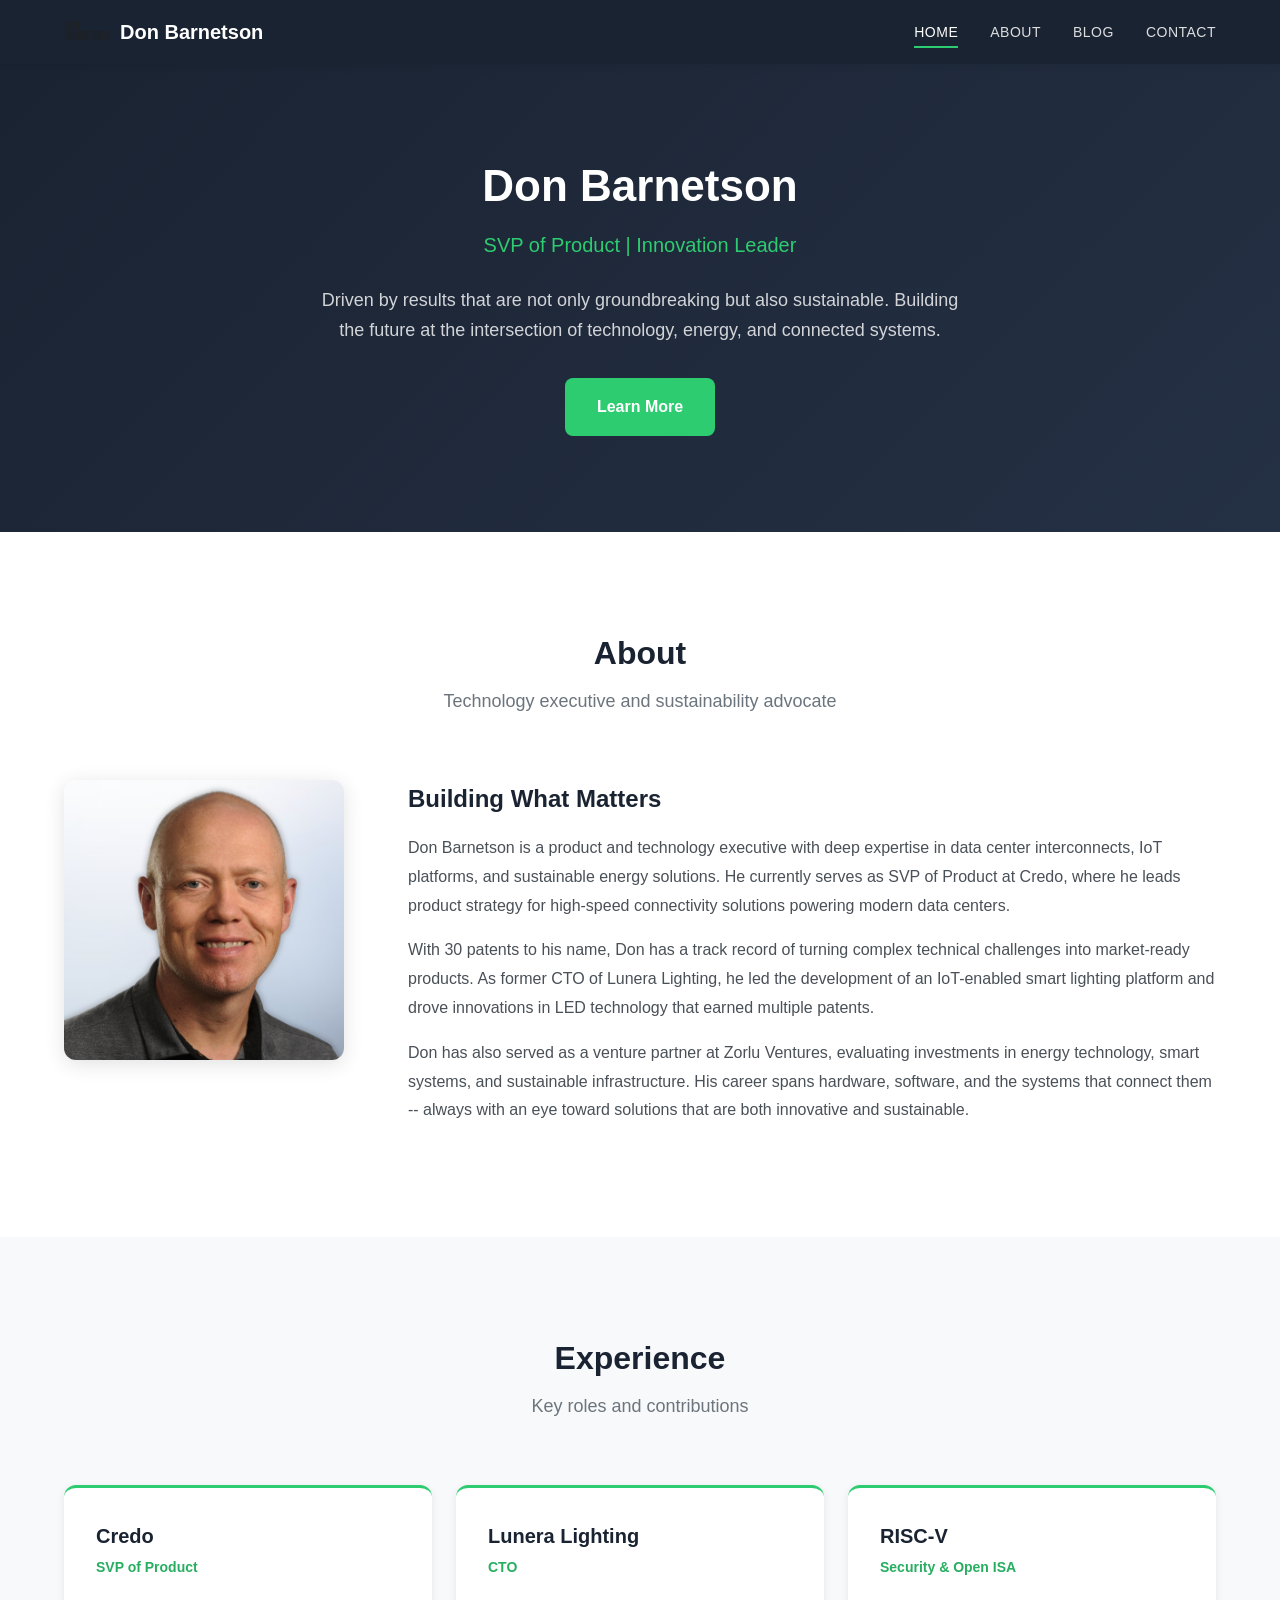
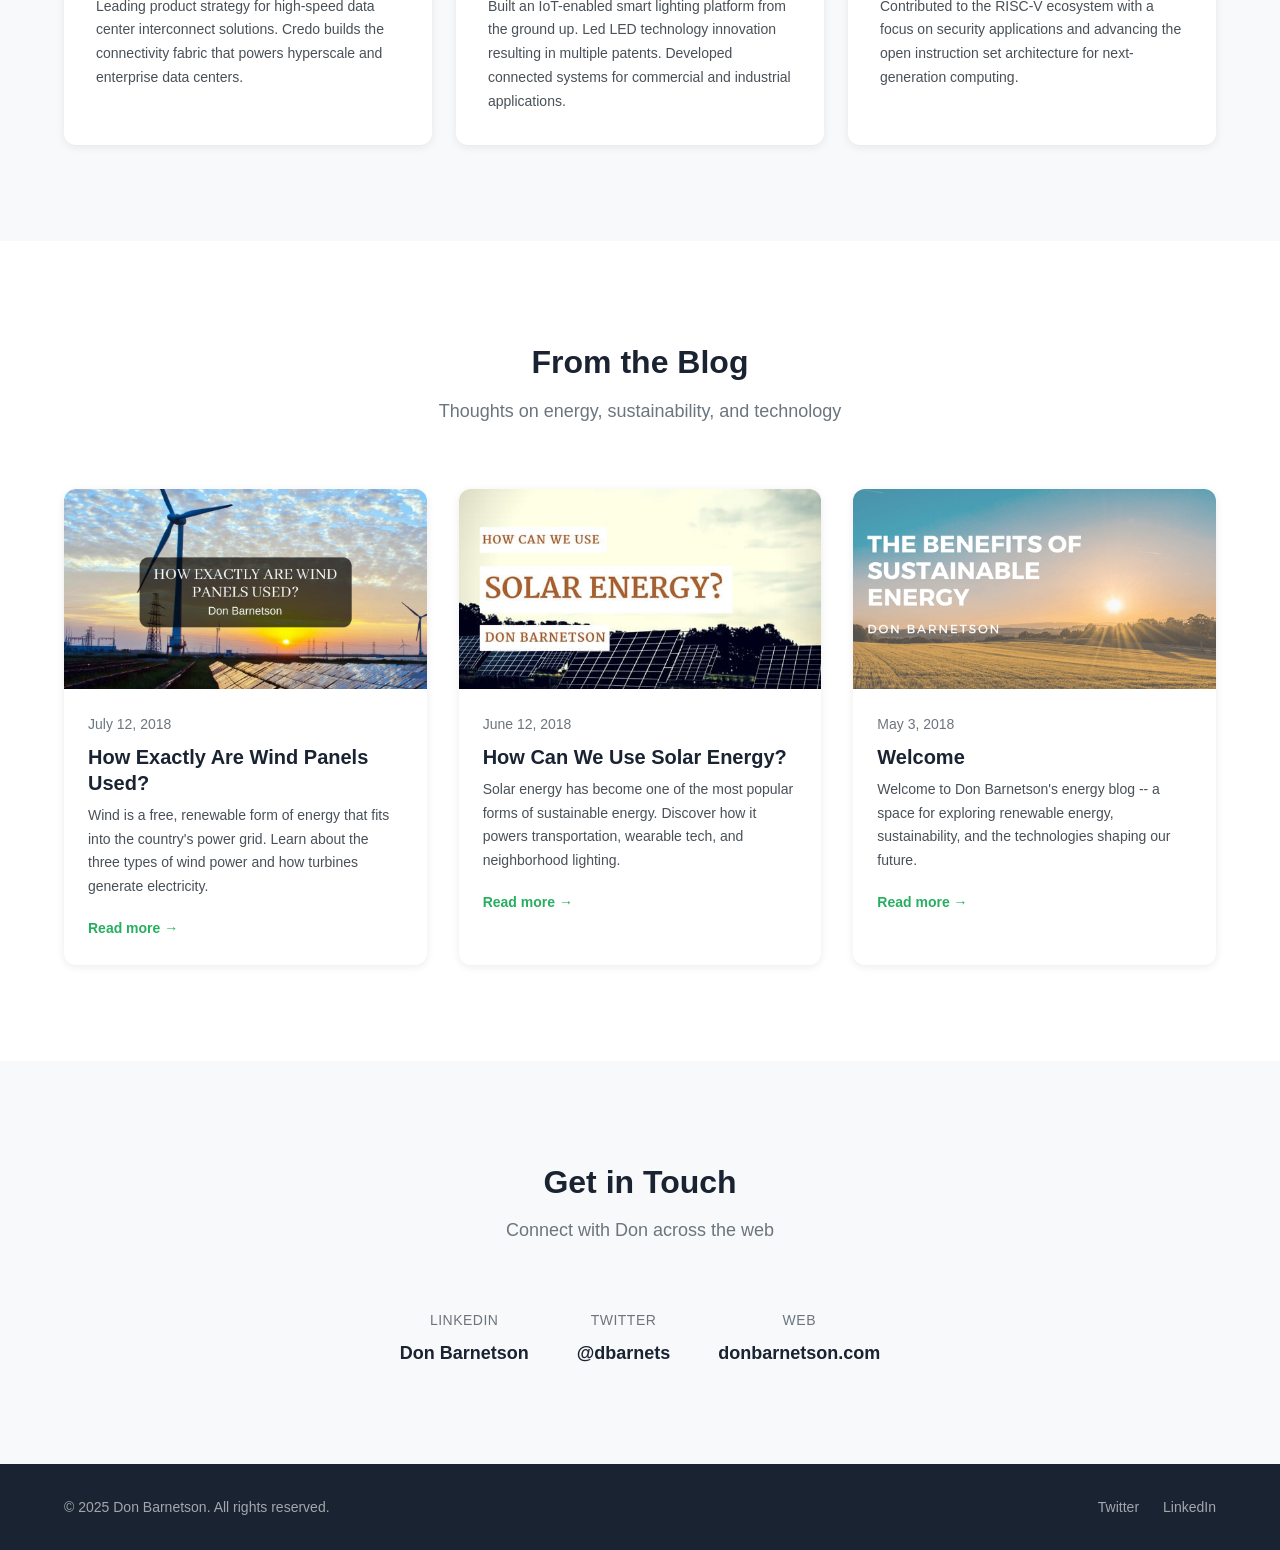
<file: index.html>
<!DOCTYPE html>
<html lang="en">
<head>
  <meta charset="UTF-8">
  <meta name="viewport" content="width=device-width, initial-scale=1.0">
  <title>Don Barnetson | SVP of Product &amp; Innovation Leader</title>
  <meta name="description" content="Don Barnetson is a SVP of Product and Innovation Leader focused on sustainability, energy technology, and connected systems. 30 patents, former CTO of Lunera Lighting.">
  <meta name="keywords" content="Don Barnetson, SVP of Product, Credo, energy, sustainability, innovation, IoT, patents">
  <meta property="og:title" content="Don Barnetson | SVP of Product & Innovation Leader">
  <meta property="og:description" content="Sustainability-focused technology executive with 30 patents. SVP of Product at Credo, former CTO at Lunera Lighting.">
  <meta property="og:image" content="images/don-barnetson.jpg">
  <link rel="stylesheet" href="css/style.css">
</head>
<body>

  <!-- Header -->
  <header class="header">
    <div class="container">
      <a href="index.html" class="header__logo">
        <img src="images/don-barnetson-logo.png" alt="Don Barnetson">
        Don Barnetson
      </a>
      <nav>
        <ul class="nav__list">
          <li><a href="index.html" class="nav__link nav__link--active">Home</a></li>
          <li><a href="#about" class="nav__link">About</a></li>
          <li><a href="blog.html" class="nav__link">Blog</a></li>
          <li><a href="#contact" class="nav__link">Contact</a></li>
        </ul>
        <button class="nav__toggle" aria-label="Toggle navigation">
          <span></span>
          <span></span>
          <span></span>
        </button>
      </nav>
    </div>
  </header>

  <!-- Hero -->
  <section class="hero">
    <div class="container">
      <h1 class="hero__title">Don Barnetson</h1>
      <p class="hero__role">SVP of Product | Innovation Leader</p>
      <p class="hero__tagline">
        Driven by results that are not only groundbreaking but also sustainable.
        Building the future at the intersection of technology, energy, and connected systems.
      </p>
      <a href="#about" class="hero__cta">Learn More</a>
    </div>
  </section>

  <!-- About -->
  <section id="about" class="section">
    <div class="container">
      <div class="section__header">
        <h2 class="section__title">About</h2>
        <p class="section__subtitle">Technology executive and sustainability advocate</p>
      </div>
      <div class="about__grid">
        <img src="images/don-barnetson.jpg" alt="Don Barnetson" class="about__photo">
        <div class="about__content">
          <h3>Building What Matters</h3>
          <p>
            Don Barnetson is a product and technology executive with deep expertise in data center interconnects, IoT platforms, and sustainable energy solutions. He currently serves as SVP of Product at Credo, where he leads product strategy for high-speed connectivity solutions powering modern data centers.
          </p>
          <p>
            With 30 patents to his name, Don has a track record of turning complex technical challenges into market-ready products. As former CTO of Lunera Lighting, he led the development of an IoT-enabled smart lighting platform and drove innovations in LED technology that earned multiple patents.
          </p>
          <p>
            Don has also served as a venture partner at Zorlu Ventures, evaluating investments in energy technology, smart systems, and sustainable infrastructure. His career spans hardware, software, and the systems that connect them -- always with an eye toward solutions that are both innovative and sustainable.
          </p>
        </div>
      </div>
    </div>
  </section>

  <!-- Experience Highlights -->
  <section class="section section--gray">
    <div class="container">
      <div class="section__header">
        <h2 class="section__title">Experience</h2>
        <p class="section__subtitle">Key roles and contributions</p>
      </div>
      <div class="cards">
        <div class="card">
          <h3 class="card__title">Credo</h3>
          <p class="card__subtitle">SVP of Product</p>
          <p class="card__text">
            Leading product strategy for high-speed data center interconnect solutions. Credo builds the connectivity fabric that powers hyperscale and enterprise data centers.
          </p>
        </div>
        <div class="card">
          <h3 class="card__title">Lunera Lighting</h3>
          <p class="card__subtitle">CTO</p>
          <p class="card__text">
            Built an IoT-enabled smart lighting platform from the ground up. Led LED technology innovation resulting in multiple patents. Developed connected systems for commercial and industrial applications.
          </p>
        </div>
<div class="card">
          <h3 class="card__title">RISC-V</h3>
          <p class="card__subtitle">Security &amp; Open ISA</p>
          <p class="card__text">
            Contributed to the RISC-V ecosystem with a focus on security applications and advancing the open instruction set architecture for next-generation computing.
          </p>
        </div>
      </div>
    </div>
  </section>

  <!-- Blog Preview -->
  <section class="section">
    <div class="container">
      <div class="section__header">
        <h2 class="section__title">From the Blog</h2>
        <p class="section__subtitle">Thoughts on energy, sustainability, and technology</p>
      </div>
      <div class="blog-grid">
        <article class="blog-card">
          <img src="images/wind-panels.jpg" alt="Wind panels generating renewable energy" class="blog-card__image">
          <div class="blog-card__body">
            <p class="blog-card__date">July 12, 2018</p>
            <h3 class="blog-card__title">
              <a href="blog/how-exactly-are-wind-panels-used.html">How Exactly Are Wind Panels Used?</a>
            </h3>
            <p class="blog-card__excerpt">
              Wind is a free, renewable form of energy that fits into the country's power grid. Learn about the three types of wind power and how turbines generate electricity.
            </p>
            <a href="blog/how-exactly-are-wind-panels-used.html" class="blog-card__link">Read more &rarr;</a>
          </div>
        </article>
        <article class="blog-card">
          <img src="images/solar-energy.jpg" alt="Solar energy panels" class="blog-card__image">
          <div class="blog-card__body">
            <p class="blog-card__date">June 12, 2018</p>
            <h3 class="blog-card__title">
              <a href="blog/how-can-we-use-solar-energy.html">How Can We Use Solar Energy?</a>
            </h3>
            <p class="blog-card__excerpt">
              Solar energy has become one of the most popular forms of sustainable energy. Discover how it powers transportation, wearable tech, and neighborhood lighting.
            </p>
            <a href="blog/how-can-we-use-solar-energy.html" class="blog-card__link">Read more &rarr;</a>
          </div>
        </article>
        <article class="blog-card">
          <img src="images/sustainability.png" alt="Sustainable energy" class="blog-card__image">
          <div class="blog-card__body">
            <p class="blog-card__date">May 3, 2018</p>
            <h3 class="blog-card__title">
              <a href="blog/hello-world.html">Welcome</a>
            </h3>
            <p class="blog-card__excerpt">
              Welcome to Don Barnetson's energy blog -- a space for exploring renewable energy, sustainability, and the technologies shaping our future.
            </p>
            <a href="blog/hello-world.html" class="blog-card__link">Read more &rarr;</a>
          </div>
        </article>
      </div>
    </div>
  </section>

  <!-- Contact -->
  <section id="contact" class="section section--gray">
    <div class="container">
      <div class="section__header">
        <h2 class="section__title">Get in Touch</h2>
        <p class="section__subtitle">Connect with Don across the web</p>
      </div>
      <div class="contact__grid">
        <div class="contact__item">
          <p class="contact__item-label">LinkedIn</p>
          <a href="https://www.linkedin.com/in/donbarnetson/" target="_blank" rel="noopener noreferrer">Don Barnetson</a>
        </div>
        <div class="contact__item">
          <p class="contact__item-label">Twitter</p>
          <a href="https://twitter.com/dbarnets" target="_blank" rel="noopener noreferrer">@dbarnets</a>
        </div>
        <div class="contact__item">
          <p class="contact__item-label">Web</p>
          <a href="https://donbarnetson.com" target="_blank" rel="noopener noreferrer">donbarnetson.com</a>
        </div>
      </div>
    </div>
  </section>

  <!-- Footer -->
  <footer class="footer">
    <div class="container">
      <p class="footer__copy">&copy; 2025 Don Barnetson. All rights reserved.</p>
      <div class="footer__links">
        <a href="https://twitter.com/dbarnets" target="_blank" rel="noopener noreferrer">Twitter</a>
        <a href="https://www.linkedin.com/in/donbarnetson/" target="_blank" rel="noopener noreferrer">LinkedIn</a>
      </div>
    </div>
  </footer>

  <script src="js/main.js"></script>
</body>
</html>
</file>
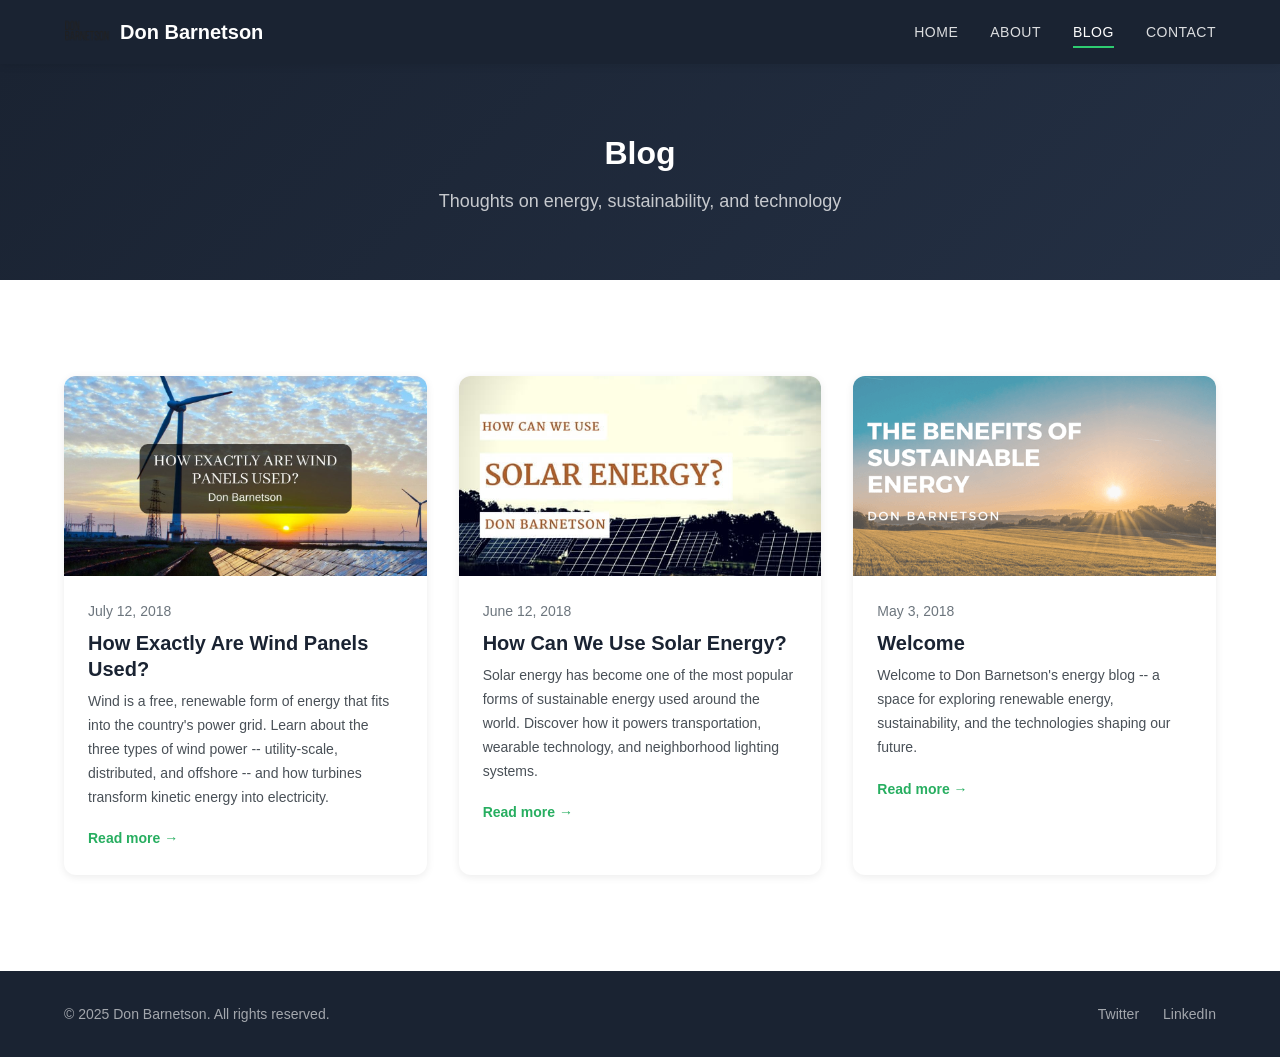
<file: blog.html>
<!DOCTYPE html>
<html lang="en">
<head>
  <meta charset="UTF-8">
  <meta name="viewport" content="width=device-width, initial-scale=1.0">
  <title>Blog | Don Barnetson</title>
  <meta name="description" content="Don Barnetson's blog on energy, sustainability, and technology. Exploring solar energy, wind power, and sustainable solutions.">
  <link rel="stylesheet" href="css/style.css">
</head>
<body>

  <!-- Header -->
  <header class="header">
    <div class="container">
      <a href="index.html" class="header__logo">
        <img src="images/don-barnetson-logo.png" alt="Don Barnetson">
        Don Barnetson
      </a>
      <nav>
        <ul class="nav__list">
          <li><a href="index.html" class="nav__link">Home</a></li>
          <li><a href="index.html#about" class="nav__link">About</a></li>
          <li><a href="blog.html" class="nav__link nav__link--active">Blog</a></li>
          <li><a href="index.html#contact" class="nav__link">Contact</a></li>
        </ul>
        <button class="nav__toggle" aria-label="Toggle navigation">
          <span></span>
          <span></span>
          <span></span>
        </button>
      </nav>
    </div>
  </header>

  <!-- Page Header -->
  <section class="page-header">
    <div class="container">
      <h1 class="page-header__title">Blog</h1>
      <p class="page-header__subtitle">Thoughts on energy, sustainability, and technology</p>
    </div>
  </section>

  <!-- Blog Listing -->
  <section class="section">
    <div class="container">
      <div class="blog-grid">
        <article class="blog-card">
          <img src="images/wind-panels.jpg" alt="Wind panels generating renewable energy" class="blog-card__image">
          <div class="blog-card__body">
            <p class="blog-card__date">July 12, 2018</p>
            <h2 class="blog-card__title">
              <a href="blog/how-exactly-are-wind-panels-used.html">How Exactly Are Wind Panels Used?</a>
            </h2>
            <p class="blog-card__excerpt">
              Wind is a free, renewable form of energy that fits into the country's power grid. Learn about the three types of wind power -- utility-scale, distributed, and offshore -- and how turbines transform kinetic energy into electricity.
            </p>
            <a href="blog/how-exactly-are-wind-panels-used.html" class="blog-card__link">Read more &rarr;</a>
          </div>
        </article>
        <article class="blog-card">
          <img src="images/solar-energy.jpg" alt="Solar energy panels" class="blog-card__image">
          <div class="blog-card__body">
            <p class="blog-card__date">June 12, 2018</p>
            <h2 class="blog-card__title">
              <a href="blog/how-can-we-use-solar-energy.html">How Can We Use Solar Energy?</a>
            </h2>
            <p class="blog-card__excerpt">
              Solar energy has become one of the most popular forms of sustainable energy used around the world. Discover how it powers transportation, wearable technology, and neighborhood lighting systems.
            </p>
            <a href="blog/how-can-we-use-solar-energy.html" class="blog-card__link">Read more &rarr;</a>
          </div>
        </article>
        <article class="blog-card">
          <img src="images/sustainability.png" alt="Sustainable energy" class="blog-card__image">
          <div class="blog-card__body">
            <p class="blog-card__date">May 3, 2018</p>
            <h2 class="blog-card__title">
              <a href="blog/hello-world.html">Welcome</a>
            </h2>
            <p class="blog-card__excerpt">
              Welcome to Don Barnetson's energy blog -- a space for exploring renewable energy, sustainability, and the technologies shaping our future.
            </p>
            <a href="blog/hello-world.html" class="blog-card__link">Read more &rarr;</a>
          </div>
        </article>
      </div>
    </div>
  </section>

  <!-- Footer -->
  <footer class="footer">
    <div class="container">
      <p class="footer__copy">&copy; 2025 Don Barnetson. All rights reserved.</p>
      <div class="footer__links">
        <a href="https://twitter.com/dbarnets" target="_blank" rel="noopener noreferrer">Twitter</a>
        <a href="https://www.linkedin.com/in/donbarnetson/" target="_blank" rel="noopener noreferrer">LinkedIn</a>
      </div>
    </div>
  </footer>

  <script src="js/main.js"></script>
</body>
</html>
</file>
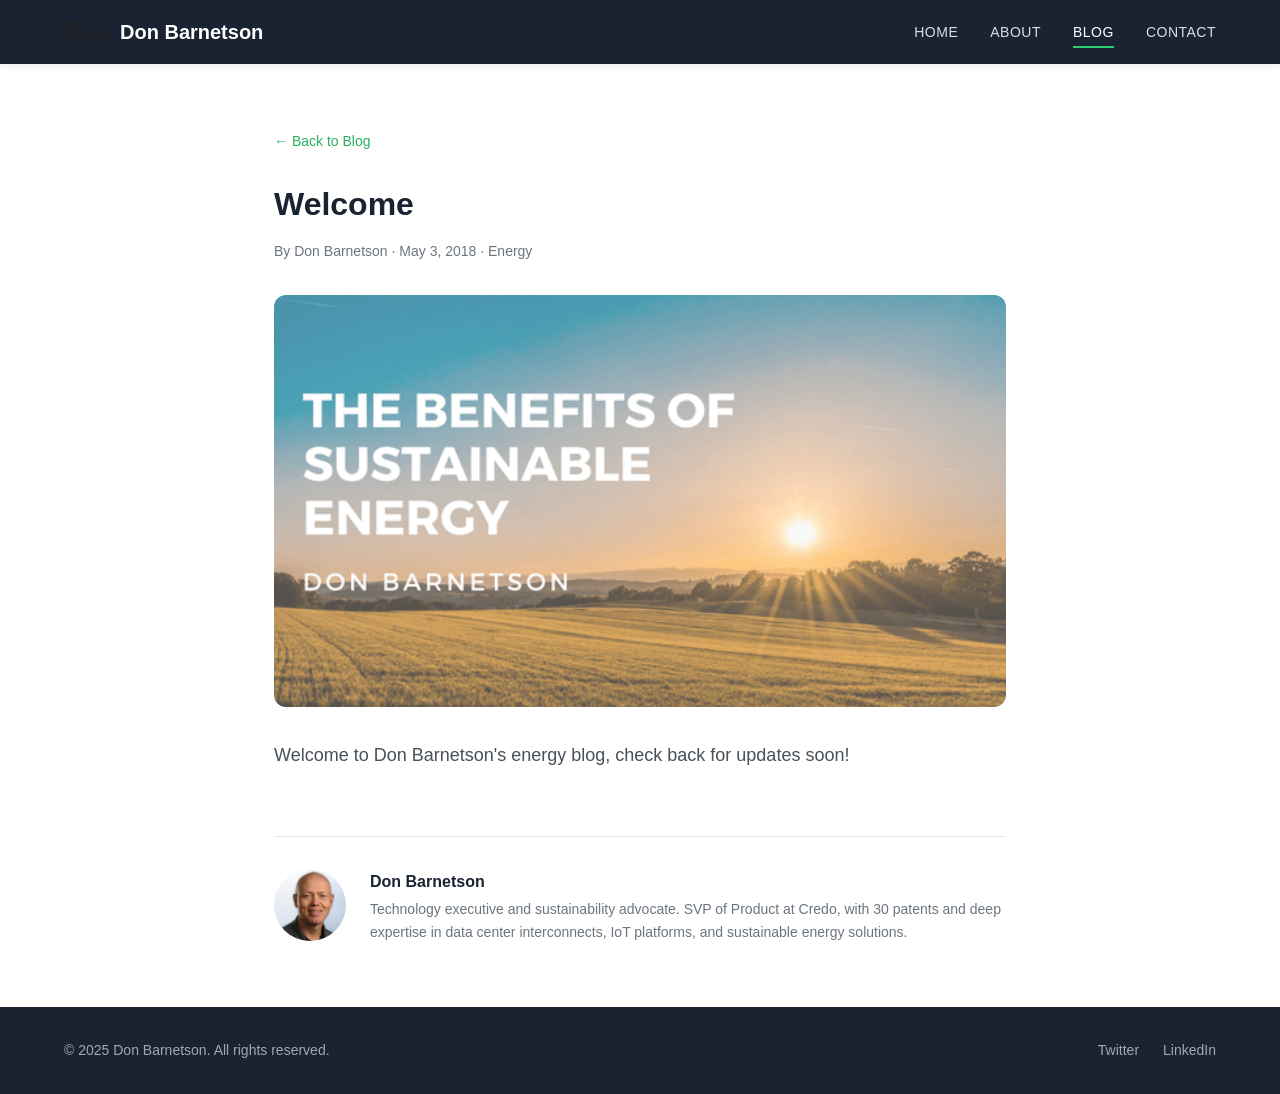
<file: blog/hello-world.html>
<!DOCTYPE html>
<html lang="en">
<head>
  <meta charset="UTF-8">
  <meta name="viewport" content="width=device-width, initial-scale=1.0">
  <title>Welcome | Don Barnetson</title>
  <meta name="description" content="Welcome to Don Barnetson's energy blog, check back for updates soon!">
  <meta name="keywords" content="don barnetson, iot, energy, smart kitchens, california, technology, zorlu ventures">
  <meta property="og:title" content="Welcome | Don Barnetson">
  <meta property="og:description" content="Welcome to Don Barnetson's energy blog, check back for updates soon!">
  <meta property="og:image" content="../images/sustainability.png">
  <link rel="stylesheet" href="../css/style.css">
</head>
<body>

  <!-- Header -->
  <header class="header">
    <div class="container">
      <a href="../index.html" class="header__logo">
        <img src="../images/don-barnetson-logo.png" alt="Don Barnetson">
        Don Barnetson
      </a>
      <nav>
        <ul class="nav__list">
          <li><a href="../index.html" class="nav__link">Home</a></li>
          <li><a href="../index.html#about" class="nav__link">About</a></li>
          <li><a href="../blog.html" class="nav__link nav__link--active">Blog</a></li>
          <li><a href="../index.html#contact" class="nav__link">Contact</a></li>
        </ul>
        <button class="nav__toggle" aria-label="Toggle navigation">
          <span></span>
          <span></span>
          <span></span>
        </button>
      </nav>
    </div>
  </header>

  <!-- Article -->
  <article class="article">
    <a href="../blog.html" class="article__back">&larr; Back to Blog</a>
    <h1 class="article__title">Welcome</h1>
    <p class="article__meta">By Don Barnetson &middot; May 3, 2018 &middot; Energy</p>
    <img src="../images/sustainability.png" alt="Sustainable Energy" class="article__featured-image">

    <div class="article__content">
      <p>Welcome to Don Barnetson's energy blog, check back for updates soon!</p>
    </div>

    <!-- Author Bio -->
    <div class="author-bio">
      <img src="../images/don-barnetson.jpg" alt="Don Barnetson" class="author-bio__photo">
      <div>
        <p class="author-bio__name">Don Barnetson</p>
        <p class="author-bio__text">Technology executive and sustainability advocate. SVP of Product at Credo, with 30 patents and deep expertise in data center interconnects, IoT platforms, and sustainable energy solutions.</p>
      </div>
    </div>
  </article>

  <!-- Footer -->
  <footer class="footer">
    <div class="container">
      <p class="footer__copy">&copy; 2025 Don Barnetson. All rights reserved.</p>
      <div class="footer__links">
        <a href="https://twitter.com/dbarnets" target="_blank" rel="noopener noreferrer">Twitter</a>
        <a href="https://www.linkedin.com/in/donbarnetson/" target="_blank" rel="noopener noreferrer">LinkedIn</a>
      </div>
    </div>
  </footer>

  <script src="../js/main.js"></script>
</body>
</html>
</file>
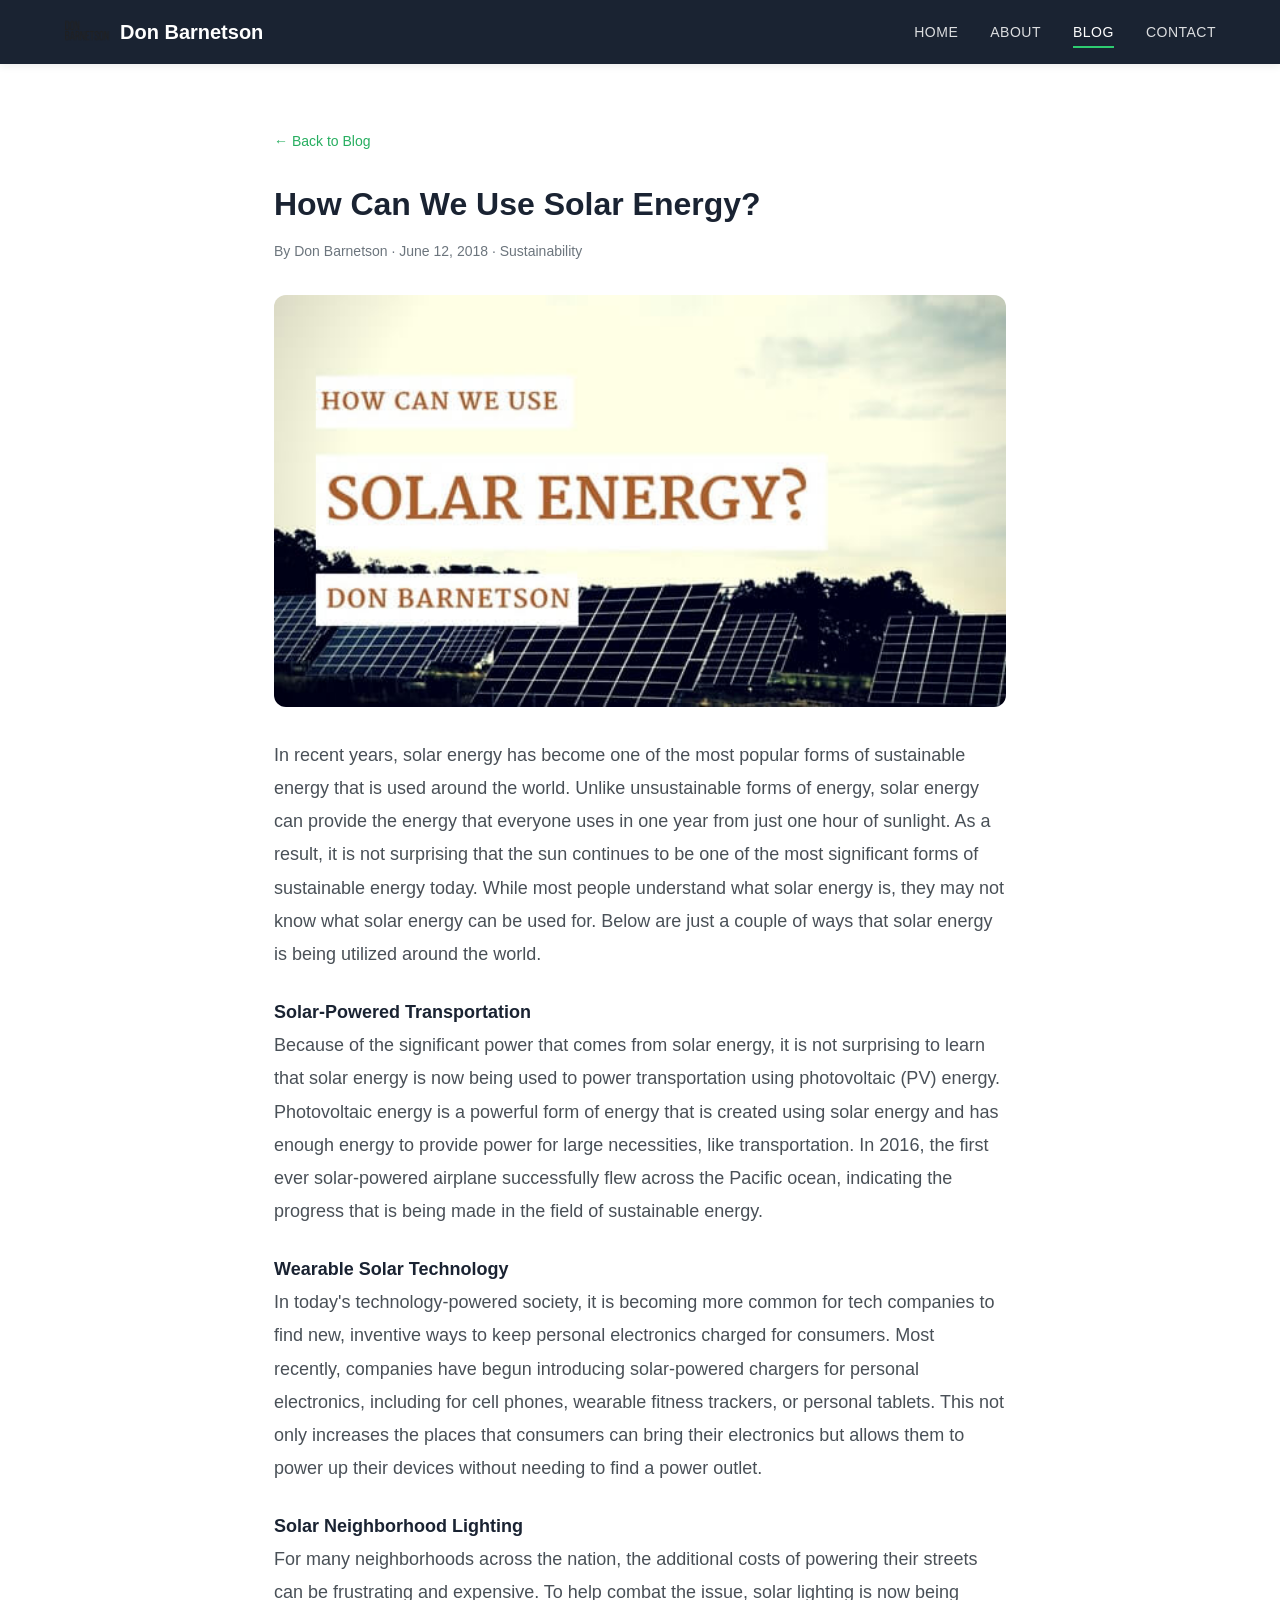
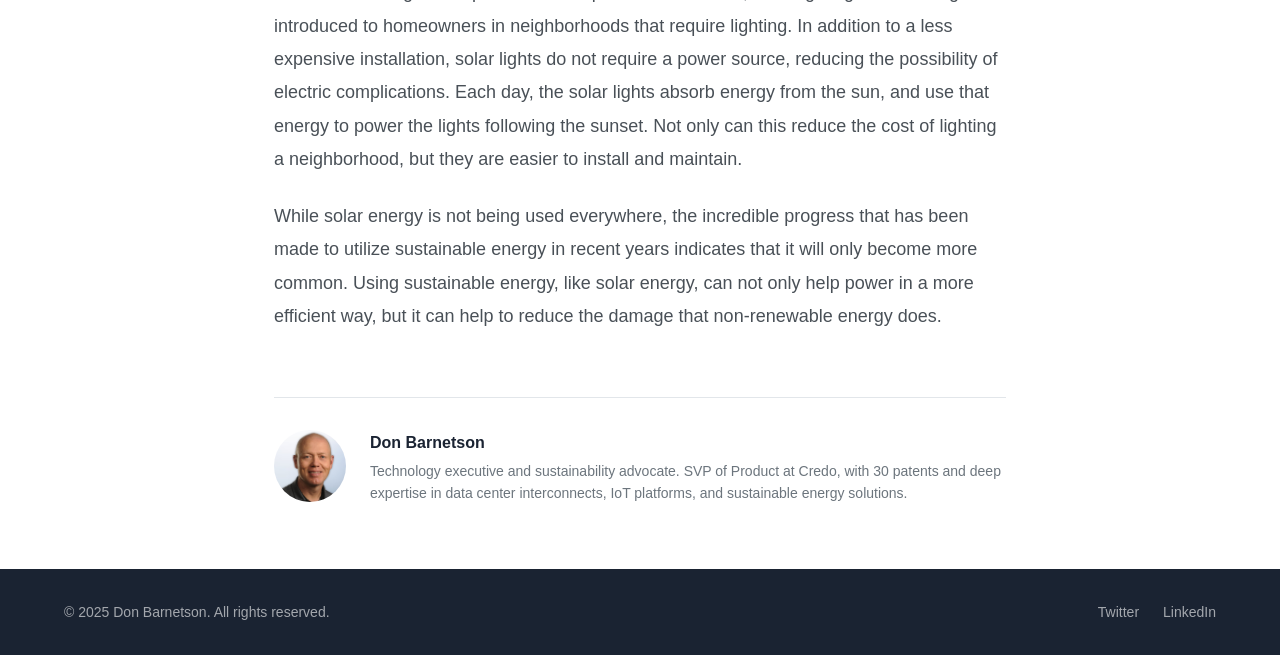
<file: blog/how-can-we-use-solar-energy.html>
<!DOCTYPE html>
<html lang="en">
<head>
  <meta charset="UTF-8">
  <meta name="viewport" content="width=device-width, initial-scale=1.0">
  <title>How Can We Use Solar Energy? | Don Barnetson</title>
  <meta name="description" content="Don Barnetson introduces the various ways that solar energy can be used around the nation, from transportation to wearable tech to neighborhood lighting.">
  <meta name="keywords" content="don barnetson, sustainable energy, sustainability, solar energy, renewable energy">
  <meta property="og:title" content="How Can We Use Solar Energy? | Don Barnetson">
  <meta property="og:description" content="Don Barnetson introduces the various ways that solar energy can be used around the nation.">
  <meta property="og:image" content="../images/solar-energy.jpg">
  <link rel="stylesheet" href="../css/style.css">
</head>
<body>

  <!-- Header -->
  <header class="header">
    <div class="container">
      <a href="../index.html" class="header__logo">
        <img src="../images/don-barnetson-logo.png" alt="Don Barnetson">
        Don Barnetson
      </a>
      <nav>
        <ul class="nav__list">
          <li><a href="../index.html" class="nav__link">Home</a></li>
          <li><a href="../index.html#about" class="nav__link">About</a></li>
          <li><a href="../blog.html" class="nav__link nav__link--active">Blog</a></li>
          <li><a href="../index.html#contact" class="nav__link">Contact</a></li>
        </ul>
        <button class="nav__toggle" aria-label="Toggle navigation">
          <span></span>
          <span></span>
          <span></span>
        </button>
      </nav>
    </div>
  </header>

  <!-- Article -->
  <article class="article">
    <a href="../blog.html" class="article__back">&larr; Back to Blog</a>
    <h1 class="article__title">How Can We Use Solar Energy?</h1>
    <p class="article__meta">By Don Barnetson &middot; June 12, 2018 &middot; Sustainability</p>
    <img src="../images/solar-energy.jpg" alt="How Can We Use Solar Energy?" class="article__featured-image">

    <div class="article__content">
      <p>In recent years, solar energy has become one of the most popular forms of sustainable energy that is used around the world. Unlike unsustainable forms of energy, solar energy can provide the energy that everyone uses in one year from just one hour of sunlight. As a result, it is not surprising that the sun continues to be one of the most significant forms of sustainable energy today. While most people understand what solar energy is, they may not know what solar energy can be used for. Below are just a couple of ways that solar energy is being utilized around the world.</p>

      <p><strong>Solar-Powered Transportation</strong><br>
      Because of the significant power that comes from solar energy, it is not surprising to learn that solar energy is now being used to power transportation using photovoltaic (PV) energy. Photovoltaic energy is a powerful form of energy that is created using solar energy and has enough energy to provide power for large necessities, like transportation. In 2016, the first ever solar-powered airplane successfully flew across the Pacific ocean, indicating the progress that is being made in the field of sustainable energy.</p>

      <p><strong>Wearable Solar Technology</strong><br>
      In today's technology-powered society, it is becoming more common for tech companies to find new, inventive ways to keep personal electronics charged for consumers. Most recently, companies have begun introducing solar-powered chargers for personal electronics, including for cell phones, wearable fitness trackers, or personal tablets. This not only increases the places that consumers can bring their electronics but allows them to power up their devices without needing to find a power outlet.</p>

      <p><strong>Solar Neighborhood Lighting</strong><br>
      For many neighborhoods across the nation, the additional costs of powering their streets can be frustrating and expensive. To help combat the issue, solar lighting is now being introduced to homeowners in neighborhoods that require lighting. In addition to a less expensive installation, solar lights do not require a power source, reducing the possibility of electric complications. Each day, the solar lights absorb energy from the sun, and use that energy to power the lights following the sunset. Not only can this reduce the cost of lighting a neighborhood, but they are easier to install and maintain.</p>

      <p>While solar energy is not being used everywhere, the incredible progress that has been made to utilize sustainable energy in recent years indicates that it will only become more common. Using sustainable energy, like solar energy, can not only help power in a more efficient way, but it can help to reduce the damage that non-renewable energy does.</p>
    </div>

    <!-- Author Bio -->
    <div class="author-bio">
      <img src="../images/don-barnetson.jpg" alt="Don Barnetson" class="author-bio__photo">
      <div>
        <p class="author-bio__name">Don Barnetson</p>
        <p class="author-bio__text">Technology executive and sustainability advocate. SVP of Product at Credo, with 30 patents and deep expertise in data center interconnects, IoT platforms, and sustainable energy solutions.</p>
      </div>
    </div>
  </article>

  <!-- Footer -->
  <footer class="footer">
    <div class="container">
      <p class="footer__copy">&copy; 2025 Don Barnetson. All rights reserved.</p>
      <div class="footer__links">
        <a href="https://twitter.com/dbarnets" target="_blank" rel="noopener noreferrer">Twitter</a>
        <a href="https://www.linkedin.com/in/donbarnetson/" target="_blank" rel="noopener noreferrer">LinkedIn</a>
      </div>
    </div>
  </footer>

  <script src="../js/main.js"></script>
</body>
</html>
</file>
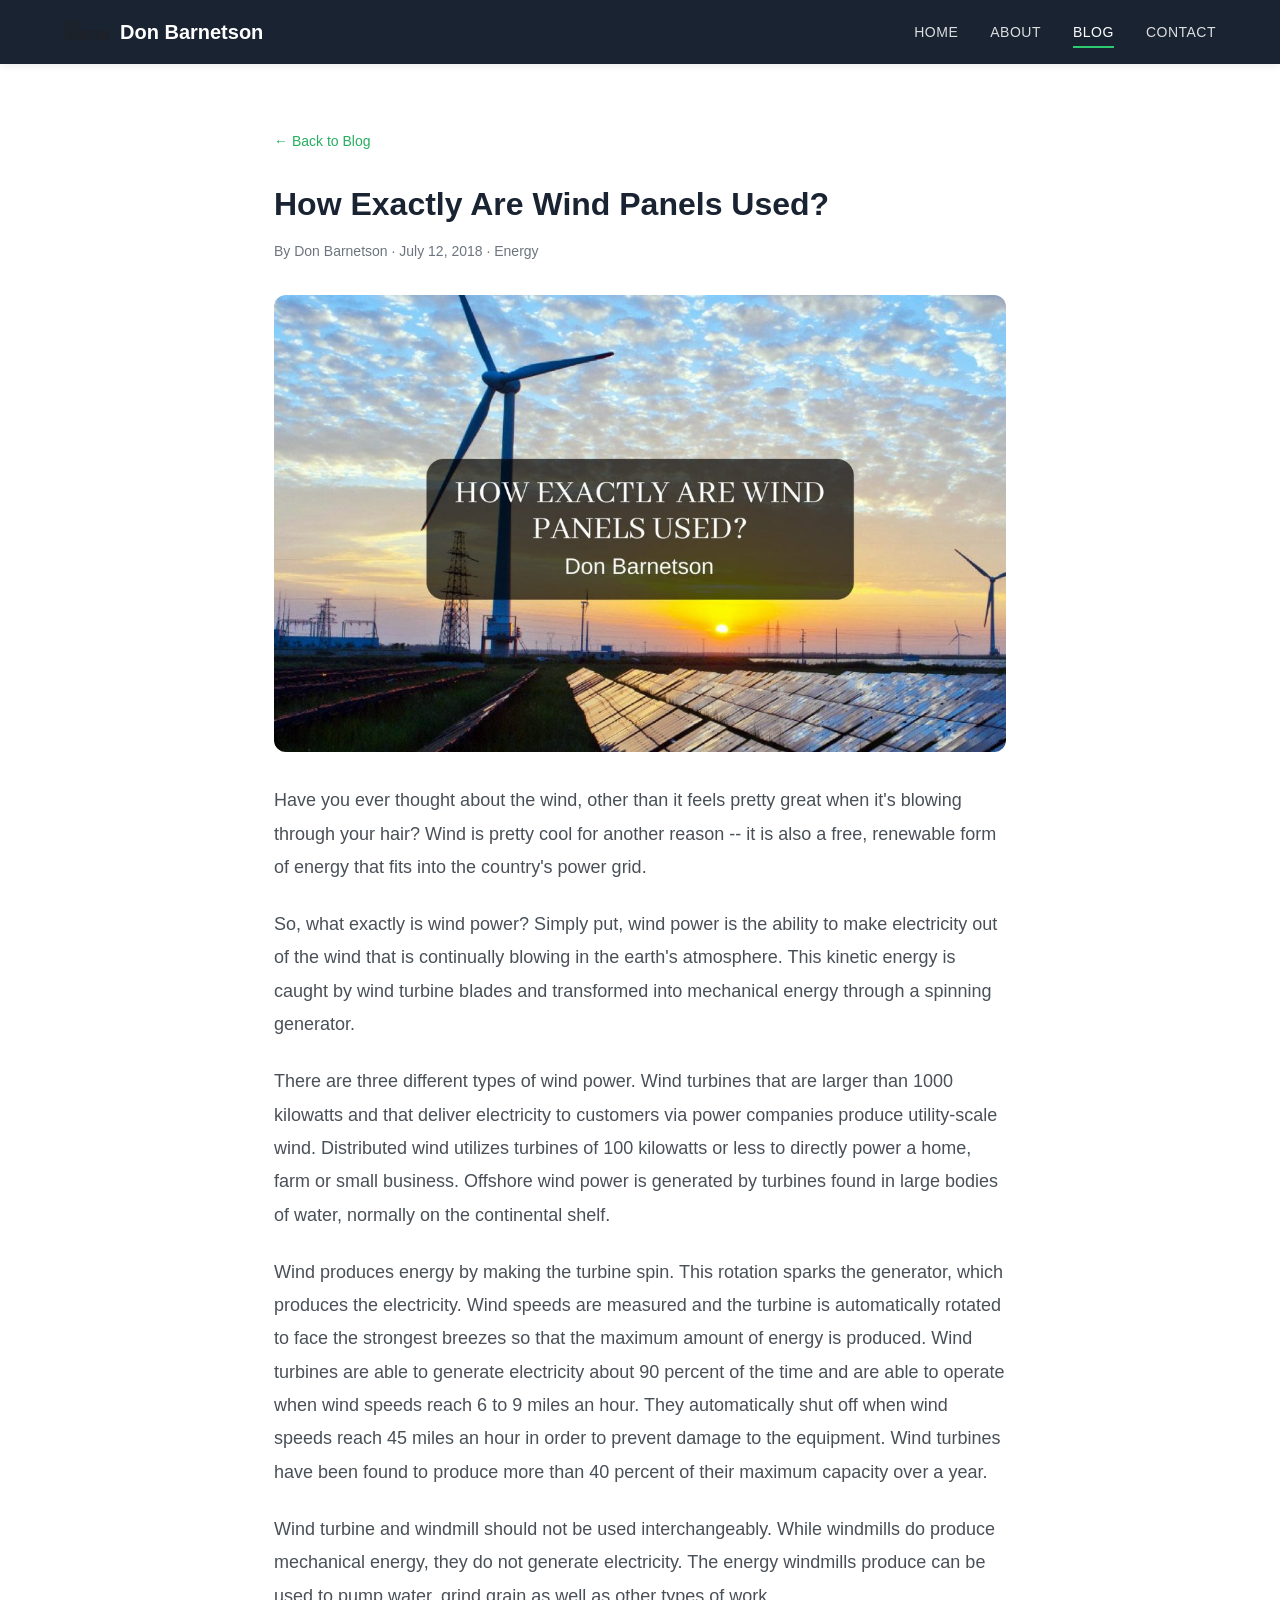
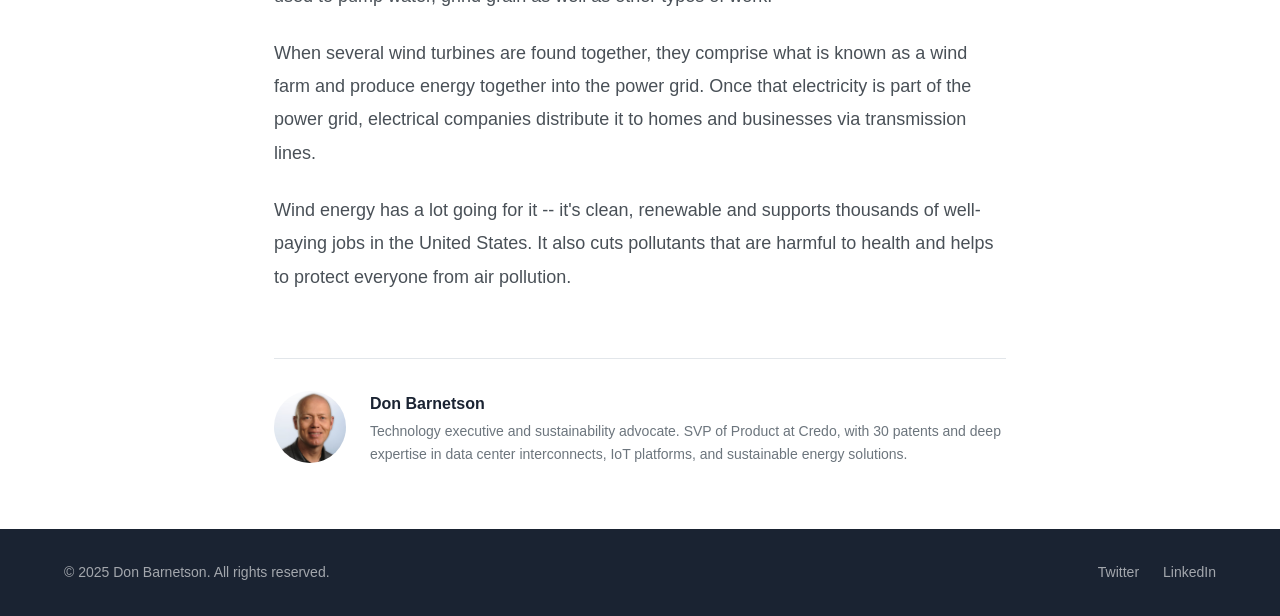
<file: blog/how-exactly-are-wind-panels-used.html>
<!DOCTYPE html>
<html lang="en">
<head>
  <meta charset="UTF-8">
  <meta name="viewport" content="width=device-width, initial-scale=1.0">
  <title>How Exactly Are Wind Panels Used? | Don Barnetson</title>
  <meta name="description" content="Don Barnetson explains how wind panels are used to create renewable energy, covering the three types of wind power and how turbines work.">
  <meta name="keywords" content="wind panels, don barnetson, sustainability, renewable energy, sustainable energy, wind energy">
  <meta property="og:title" content="How Exactly Are Wind Panels Used? | Don Barnetson">
  <meta property="og:description" content="Don Barnetson explains how wind panels are used to create renewable energy.">
  <meta property="og:image" content="../images/wind-panels.jpg">
  <link rel="stylesheet" href="../css/style.css">
</head>
<body>

  <!-- Header -->
  <header class="header">
    <div class="container">
      <a href="../index.html" class="header__logo">
        <img src="../images/don-barnetson-logo.png" alt="Don Barnetson">
        Don Barnetson
      </a>
      <nav>
        <ul class="nav__list">
          <li><a href="../index.html" class="nav__link">Home</a></li>
          <li><a href="../index.html#about" class="nav__link">About</a></li>
          <li><a href="../blog.html" class="nav__link nav__link--active">Blog</a></li>
          <li><a href="../index.html#contact" class="nav__link">Contact</a></li>
        </ul>
        <button class="nav__toggle" aria-label="Toggle navigation">
          <span></span>
          <span></span>
          <span></span>
        </button>
      </nav>
    </div>
  </header>

  <!-- Article -->
  <article class="article">
    <a href="../blog.html" class="article__back">&larr; Back to Blog</a>
    <h1 class="article__title">How Exactly Are Wind Panels Used?</h1>
    <p class="article__meta">By Don Barnetson &middot; July 12, 2018 &middot; Energy</p>
    <img src="../images/wind-panels.jpg" alt="How Exactly Are Wind Panels Used?" class="article__featured-image">

    <div class="article__content">
      <p>Have you ever thought about the wind, other than it feels pretty great when it's blowing through your hair? Wind is pretty cool for another reason -- it is also a free, renewable form of energy that fits into the country's power grid.</p>

      <p>So, what exactly is wind power? Simply put, wind power is the ability to make electricity out of the wind that is continually blowing in the earth's atmosphere. This kinetic energy is caught by wind turbine blades and transformed into mechanical energy through a spinning generator.</p>

      <p>There are three different types of wind power. Wind turbines that are larger than 1000 kilowatts and that deliver electricity to customers via power companies produce utility-scale wind. Distributed wind utilizes turbines of 100 kilowatts or less to directly power a home, farm or small business. Offshore wind power is generated by turbines found in large bodies of water, normally on the continental shelf.</p>

      <p>Wind produces energy by making the turbine spin. This rotation sparks the generator, which produces the electricity. Wind speeds are measured and the turbine is automatically rotated to face the strongest breezes so that the maximum amount of energy is produced. Wind turbines are able to generate electricity about 90 percent of the time and are able to operate when wind speeds reach 6 to 9 miles an hour. They automatically shut off when wind speeds reach 45 miles an hour in order to prevent damage to the equipment. Wind turbines have been found to produce more than 40 percent of their maximum capacity over a year.</p>

      <p>Wind turbine and windmill should not be used interchangeably. While windmills do produce mechanical energy, they do not generate electricity. The energy windmills produce can be used to pump water, grind grain as well as other types of work.</p>

      <p>When several wind turbines are found together, they comprise what is known as a wind farm and produce energy together into the power grid. Once that electricity is part of the power grid, electrical companies distribute it to homes and businesses via transmission lines.</p>

      <p>Wind energy has a lot going for it -- it's clean, renewable and supports thousands of well-paying jobs in the United States. It also cuts pollutants that are harmful to health and helps to protect everyone from air pollution.</p>
    </div>

    <!-- Author Bio -->
    <div class="author-bio">
      <img src="../images/don-barnetson.jpg" alt="Don Barnetson" class="author-bio__photo">
      <div>
        <p class="author-bio__name">Don Barnetson</p>
        <p class="author-bio__text">Technology executive and sustainability advocate. SVP of Product at Credo, with 30 patents and deep expertise in data center interconnects, IoT platforms, and sustainable energy solutions.</p>
      </div>
    </div>
  </article>

  <!-- Footer -->
  <footer class="footer">
    <div class="container">
      <p class="footer__copy">&copy; 2025 Don Barnetson. All rights reserved.</p>
      <div class="footer__links">
        <a href="https://twitter.com/dbarnets" target="_blank" rel="noopener noreferrer">Twitter</a>
        <a href="https://www.linkedin.com/in/donbarnetson/" target="_blank" rel="noopener noreferrer">LinkedIn</a>
      </div>
    </div>
  </footer>

  <script src="../js/main.js"></script>
</body>
</html>
</file>
<file: css/style.css>
/* ========================================
   Design Tokens
   ======================================== */
:root {
  --color-primary: #1a2332;
  --color-primary-light: #243044;
  --color-accent: #2ecc71;
  --color-accent-dark: #27ae60;
  --color-white: #ffffff;
  --color-gray-50: #f8f9fa;
  --color-gray-100: #f0f2f5;
  --color-gray-200: #e2e6ea;
  --color-gray-300: #ccd1d9;
  --color-gray-600: #6c757d;
  --color-gray-700: #495057;
  --color-gray-800: #343a40;
  --color-text: #333333;
  --color-text-light: #6c757d;

  --font-family: -apple-system, BlinkMacSystemFont, "Segoe UI", Roboto,
    "Helvetica Neue", Arial, sans-serif;
  --font-size-sm: 0.875rem;
  --font-size-base: 1rem;
  --font-size-lg: 1.125rem;
  --font-size-xl: 1.25rem;
  --font-size-2xl: 1.5rem;
  --font-size-3xl: 2rem;
  --font-size-4xl: 2.75rem;

  --spacing-xs: 4px;
  --spacing-sm: 8px;
  --spacing-md: 16px;
  --spacing-lg: 24px;
  --spacing-xl: 32px;
  --spacing-2xl: 48px;
  --spacing-3xl: 64px;
  --spacing-4xl: 96px;

  --max-width: 1200px;
  --border-radius: 8px;
  --border-radius-lg: 12px;
  --shadow: 0 2px 8px rgba(0, 0, 0, 0.08);
  --shadow-lg: 0 4px 20px rgba(0, 0, 0, 0.12);
  --transition: 0.3s ease;
}

/* ========================================
   Reset
   ======================================== */
*,
*::before,
*::after {
  box-sizing: border-box;
  margin: 0;
  padding: 0;
}

html {
  scroll-behavior: smooth;
}

body {
  font-family: var(--font-family);
  font-size: var(--font-size-base);
  line-height: 1.6;
  color: var(--color-text);
  background-color: var(--color-white);
  -webkit-font-smoothing: antialiased;
}

img {
  max-width: 100%;
  height: auto;
  display: block;
}

a {
  color: var(--color-accent-dark);
  text-decoration: none;
  transition: color var(--transition);
}

a:hover {
  color: var(--color-accent);
}

ul {
  list-style: none;
}

/* ========================================
   Layout
   ======================================== */
.container {
  max-width: var(--max-width);
  margin: 0 auto;
  padding: 0 var(--spacing-lg);
}

.section {
  padding: var(--spacing-4xl) 0;
}

.section--gray {
  background-color: var(--color-gray-50);
}

.section__header {
  text-align: center;
  margin-bottom: var(--spacing-3xl);
}

.section__title {
  font-size: var(--font-size-3xl);
  color: var(--color-primary);
  margin-bottom: var(--spacing-sm);
}

.section__subtitle {
  font-size: var(--font-size-lg);
  color: var(--color-text-light);
}

/* ========================================
   Header / Navigation
   ======================================== */
.header {
  position: sticky;
  top: 0;
  z-index: 1000;
  background-color: var(--color-primary);
  box-shadow: var(--shadow);
}

.header .container {
  display: flex;
  align-items: center;
  justify-content: space-between;
  height: 64px;
}

.header__logo {
  display: flex;
  align-items: center;
  gap: var(--spacing-sm);
  color: var(--color-white);
  font-size: var(--font-size-xl);
  font-weight: 700;
}

.header__logo img {
  height: 36px;
  width: auto;
}

.header__logo:hover {
  color: var(--color-accent);
}

.nav__list {
  display: flex;
  gap: var(--spacing-xl);
}

.nav__link {
  color: rgba(255, 255, 255, 0.85);
  font-size: var(--font-size-sm);
  font-weight: 500;
  text-transform: uppercase;
  letter-spacing: 0.5px;
  padding: var(--spacing-sm) 0;
  position: relative;
}

.nav__link::after {
  content: "";
  position: absolute;
  bottom: 0;
  left: 0;
  width: 0;
  height: 2px;
  background-color: var(--color-accent);
  transition: width var(--transition);
}

.nav__link:hover,
.nav__link--active {
  color: var(--color-white);
}

.nav__link:hover::after,
.nav__link--active::after {
  width: 100%;
}

/* Mobile Nav Toggle */
.nav__toggle {
  display: none;
  background: none;
  border: none;
  cursor: pointer;
  padding: var(--spacing-sm);
}

.nav__toggle span {
  display: block;
  width: 24px;
  height: 2px;
  background-color: var(--color-white);
  margin: 5px 0;
  transition: var(--transition);
}

.nav__toggle.active span:nth-child(1) {
  transform: rotate(45deg) translate(5px, 5px);
}

.nav__toggle.active span:nth-child(2) {
  opacity: 0;
}

.nav__toggle.active span:nth-child(3) {
  transform: rotate(-45deg) translate(5px, -5px);
}

/* ========================================
   Hero Section
   ======================================== */
.hero {
  background: linear-gradient(135deg, var(--color-primary) 0%, var(--color-primary-light) 100%);
  color: var(--color-white);
  padding: var(--spacing-4xl) 0;
  text-align: center;
}

.hero__title {
  font-size: var(--font-size-4xl);
  font-weight: 700;
  margin-bottom: var(--spacing-md);
  line-height: 1.2;
}

.hero__role {
  font-size: var(--font-size-xl);
  color: var(--color-accent);
  font-weight: 500;
  margin-bottom: var(--spacing-lg);
}

.hero__tagline {
  font-size: var(--font-size-lg);
  color: rgba(255, 255, 255, 0.8);
  max-width: 640px;
  margin: 0 auto var(--spacing-xl);
  line-height: 1.7;
}

.hero__cta {
  display: inline-block;
  background-color: var(--color-accent);
  color: var(--color-white);
  padding: var(--spacing-md) var(--spacing-xl);
  border-radius: var(--border-radius);
  font-weight: 600;
  font-size: var(--font-size-base);
  transition: background-color var(--transition), transform var(--transition);
}

.hero__cta:hover {
  background-color: var(--color-accent-dark);
  color: var(--color-white);
  transform: translateY(-2px);
}

/* ========================================
   About Section
   ======================================== */
.about__grid {
  display: grid;
  grid-template-columns: 280px 1fr;
  gap: var(--spacing-3xl);
  align-items: start;
}

.about__photo {
  border-radius: var(--border-radius-lg);
  box-shadow: var(--shadow-lg);
  width: 100%;
  aspect-ratio: 1;
  object-fit: cover;
}

.about__content h3 {
  font-size: var(--font-size-2xl);
  color: var(--color-primary);
  margin-bottom: var(--spacing-md);
}

.about__content p {
  color: var(--color-gray-700);
  margin-bottom: var(--spacing-md);
  line-height: 1.8;
}

/* ========================================
   Experience Cards
   ======================================== */
.cards {
  display: grid;
  grid-template-columns: repeat(auto-fit, minmax(260px, 1fr));
  gap: var(--spacing-lg);
}

.card {
  background-color: var(--color-white);
  border-radius: var(--border-radius-lg);
  padding: var(--spacing-xl);
  box-shadow: var(--shadow);
  transition: transform var(--transition), box-shadow var(--transition);
  border-top: 3px solid var(--color-accent);
}

.card:hover {
  transform: translateY(-4px);
  box-shadow: var(--shadow-lg);
}

.card__title {
  font-size: var(--font-size-xl);
  color: var(--color-primary);
  margin-bottom: var(--spacing-xs);
}

.card__subtitle {
  font-size: var(--font-size-sm);
  color: var(--color-accent-dark);
  font-weight: 600;
  margin-bottom: var(--spacing-md);
}

.card__text {
  color: var(--color-gray-700);
  font-size: var(--font-size-sm);
  line-height: 1.7;
}

/* ========================================
   Blog Preview / Blog Listing Cards
   ======================================== */
.blog-grid {
  display: grid;
  grid-template-columns: repeat(auto-fit, minmax(320px, 1fr));
  gap: var(--spacing-xl);
}

.blog-card {
  background-color: var(--color-white);
  border-radius: var(--border-radius-lg);
  overflow: hidden;
  box-shadow: var(--shadow);
  transition: transform var(--transition), box-shadow var(--transition);
}

.blog-card:hover {
  transform: translateY(-4px);
  box-shadow: var(--shadow-lg);
}

.blog-card__image {
  width: 100%;
  height: 200px;
  object-fit: cover;
}

.blog-card__body {
  padding: var(--spacing-lg);
}

.blog-card__date {
  font-size: var(--font-size-sm);
  color: var(--color-text-light);
  margin-bottom: var(--spacing-sm);
}

.blog-card__title {
  font-size: var(--font-size-xl);
  color: var(--color-primary);
  margin-bottom: var(--spacing-sm);
  line-height: 1.3;
}

.blog-card__title a {
  color: inherit;
}

.blog-card__title a:hover {
  color: var(--color-accent-dark);
}

.blog-card__excerpt {
  color: var(--color-gray-700);
  font-size: var(--font-size-sm);
  line-height: 1.7;
  margin-bottom: var(--spacing-md);
}

.blog-card__link {
  font-size: var(--font-size-sm);
  font-weight: 600;
  color: var(--color-accent-dark);
}

.blog-card__link:hover {
  color: var(--color-accent);
}

/* ========================================
   Contact Section
   ======================================== */
.contact__grid {
  display: flex;
  justify-content: center;
  gap: var(--spacing-2xl);
  flex-wrap: wrap;
}

.contact__item {
  text-align: center;
}

.contact__item-label {
  font-size: var(--font-size-sm);
  color: var(--color-text-light);
  text-transform: uppercase;
  letter-spacing: 0.5px;
  margin-bottom: var(--spacing-sm);
}

.contact__item a {
  font-size: var(--font-size-lg);
  font-weight: 600;
  color: var(--color-primary);
}

.contact__item a:hover {
  color: var(--color-accent-dark);
}

/* ========================================
   Footer
   ======================================== */
.footer {
  background-color: var(--color-primary);
  color: rgba(255, 255, 255, 0.6);
  padding: var(--spacing-xl) 0;
}

.footer .container {
  display: flex;
  justify-content: space-between;
  align-items: center;
  flex-wrap: wrap;
  gap: var(--spacing-md);
}

.footer__copy {
  font-size: var(--font-size-sm);
}

.footer__links {
  display: flex;
  gap: var(--spacing-lg);
}

.footer__links a {
  color: rgba(255, 255, 255, 0.6);
  font-size: var(--font-size-sm);
}

.footer__links a:hover {
  color: var(--color-accent);
}

/* ========================================
   Article / Blog Post
   ======================================== */
.article {
  max-width: 780px;
  margin: 0 auto;
  padding: var(--spacing-3xl) var(--spacing-lg);
}

.article__back {
  display: inline-block;
  font-size: var(--font-size-sm);
  font-weight: 500;
  margin-bottom: var(--spacing-xl);
  color: var(--color-accent-dark);
}

.article__back:hover {
  color: var(--color-accent);
}

.article__title {
  font-size: var(--font-size-3xl);
  color: var(--color-primary);
  margin-bottom: var(--spacing-md);
  line-height: 1.25;
}

.article__meta {
  font-size: var(--font-size-sm);
  color: var(--color-text-light);
  margin-bottom: var(--spacing-xl);
}

.article__featured-image {
  width: 100%;
  border-radius: var(--border-radius-lg);
  margin-bottom: var(--spacing-xl);
}

.article__content p {
  color: var(--color-gray-700);
  line-height: 1.85;
  margin-bottom: var(--spacing-lg);
  font-size: var(--font-size-lg);
}

.article__content strong {
  color: var(--color-primary);
}

/* Author Bio at bottom of articles */
.author-bio {
  margin-top: var(--spacing-3xl);
  padding-top: var(--spacing-xl);
  border-top: 1px solid var(--color-gray-200);
  display: flex;
  gap: var(--spacing-lg);
  align-items: start;
}

.author-bio__photo {
  width: 72px;
  height: 72px;
  border-radius: 50%;
  object-fit: cover;
  flex-shrink: 0;
}

.author-bio__name {
  font-size: var(--font-size-base);
  font-weight: 700;
  color: var(--color-primary);
  margin-bottom: var(--spacing-xs);
}

.author-bio__text {
  font-size: var(--font-size-sm);
  color: var(--color-gray-600);
  line-height: 1.6;
}

/* ========================================
   Page Header (Blog listing, etc.)
   ======================================== */
.page-header {
  background: linear-gradient(135deg, var(--color-primary) 0%, var(--color-primary-light) 100%);
  color: var(--color-white);
  padding: var(--spacing-3xl) 0;
  text-align: center;
}

.page-header__title {
  font-size: var(--font-size-3xl);
  margin-bottom: var(--spacing-sm);
}

.page-header__subtitle {
  font-size: var(--font-size-lg);
  color: rgba(255, 255, 255, 0.75);
}

/* ========================================
   Responsive
   ======================================== */
@media (max-width: 768px) {
  .nav__list {
    display: none;
    position: absolute;
    top: 64px;
    left: 0;
    right: 0;
    background-color: var(--color-primary);
    flex-direction: column;
    padding: var(--spacing-lg);
    gap: 0;
    box-shadow: var(--shadow-lg);
  }

  .nav__list.active {
    display: flex;
  }

  .nav__link {
    padding: var(--spacing-md) 0;
    border-bottom: 1px solid rgba(255, 255, 255, 0.1);
  }

  .nav__link::after {
    display: none;
  }

  .nav__toggle {
    display: block;
  }

  .hero {
    padding: var(--spacing-3xl) 0;
  }

  .hero__title {
    font-size: var(--font-size-3xl);
  }

  .hero__role {
    font-size: var(--font-size-lg);
  }

  .about__grid {
    grid-template-columns: 1fr;
    text-align: center;
  }

  .about__photo {
    max-width: 220px;
    margin: 0 auto;
  }

  .section {
    padding: var(--spacing-3xl) 0;
  }

  .cards {
    grid-template-columns: 1fr;
  }

  .blog-grid {
    grid-template-columns: 1fr;
  }

  .contact__grid {
    flex-direction: column;
    align-items: center;
  }

  .footer .container {
    flex-direction: column;
    text-align: center;
  }

  .article__title {
    font-size: var(--font-size-2xl);
  }

  .article__content p {
    font-size: var(--font-size-base);
  }

  .author-bio {
    flex-direction: column;
    align-items: center;
    text-align: center;
  }
}

@media (min-width: 769px) and (max-width: 1024px) {
  .about__grid {
    grid-template-columns: 220px 1fr;
    gap: var(--spacing-xl);
  }

  .cards {
    grid-template-columns: repeat(2, 1fr);
  }
}
</file>
